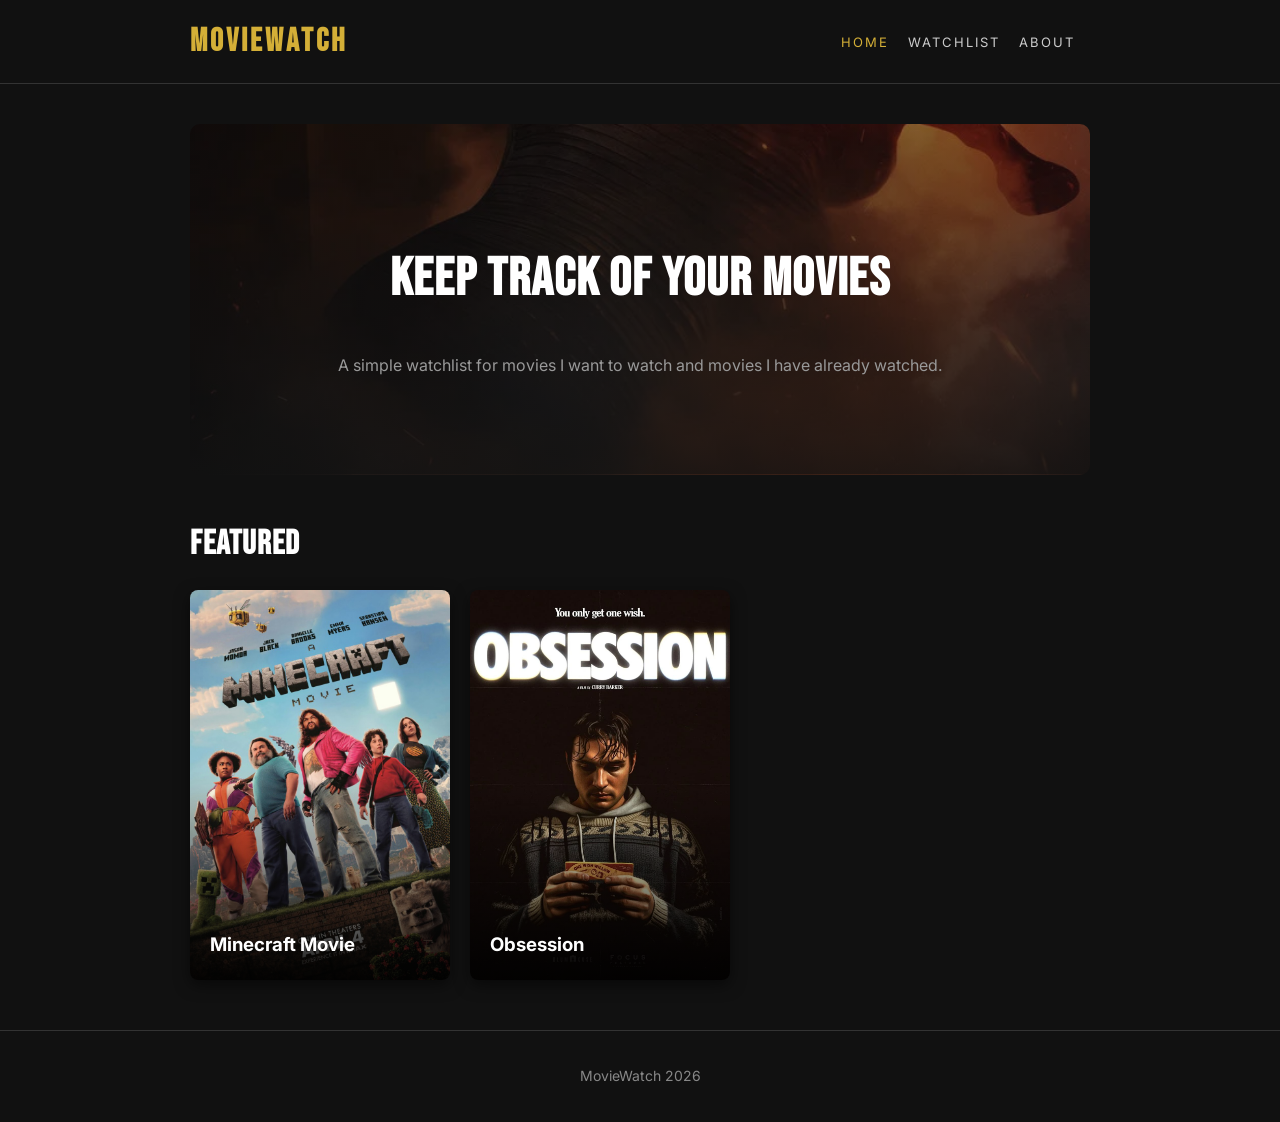
<file: index.html>
<!DOCTYPE html>
<html lang="en">
<head>
    <meta charset="UTF-8">
    <meta name="viewport" content="width=device-width, initial-scale=1">
    <title>MovieWatch</title>
    <link rel="stylesheet" href="https://fonts.googleapis.com/css2?family=Bebas+Neue&family=Inter:wght@400;700&display=swap">
    <link rel="stylesheet" href="style.css">
</head>
<body>
    <header>
        <div class="header-inner">
            <h1>MovieWatch</h1>
            <nav>
                <a href="index.html" class="active">Home</a>
                <a href="watchlist.html">Watchlist</a>
                <a href="about.html">About</a>
            </nav>
        </div>
    </header>

    <main>
        <section class="hero">
            <h2>Keep track of your movies</h2>
            <p>A simple watchlist for movies I want to watch and movies I have already watched.</p>
        </section>
        <section>
            <h2>Featured</h2>

            <div class="movie-list">
                <div class="movie-block minecraft">
                    <h3>Minecraft Movie</h3>
                </div>

                <div class="movie-block obsession">
                    <h3>Obsession</h3>
                </div>
            </div>
        </section>
    </main>

    <footer>
        <p>MovieWatch 2026</p>
    </footer>
</body>
</html>
</file>
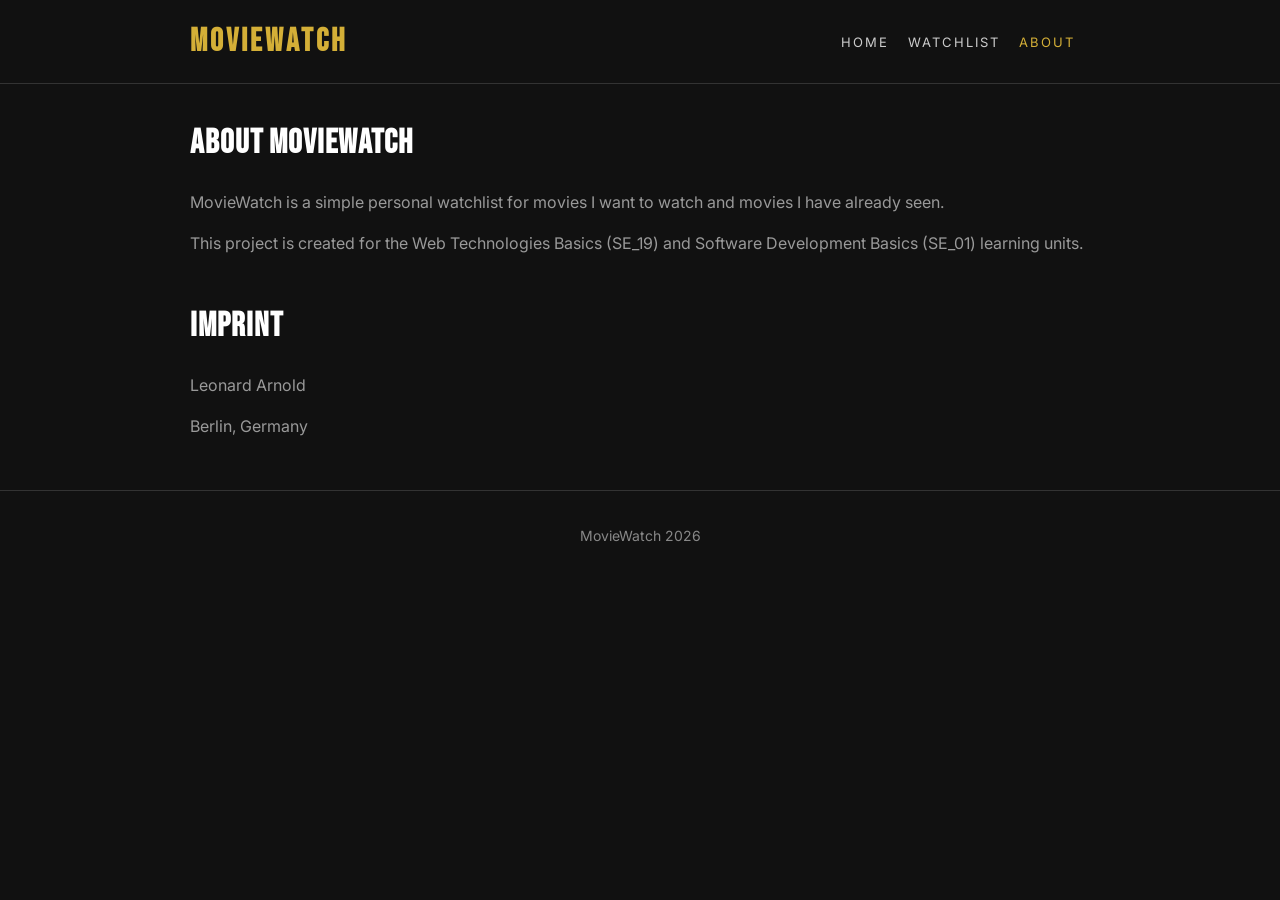
<file: about.html>
<!DOCTYPE html>
<html lang="en">
<head>
    <meta charset="UTF-8">
    <meta name="viewport" content="width=device-width, initial-scale=1">
    <title>About - MovieWatch</title>
    <link rel="stylesheet" href="https://fonts.googleapis.com/css2?family=Bebas+Neue&family=Inter:wght@400;700&display=swap">
    <link rel="stylesheet" href="style.css">
</head>
<body>
    <header>
        <div class="header-inner">
            <h1>MovieWatch</h1>
            <nav>
                <a href="index.html">Home</a>
                <a href="watchlist.html">Watchlist</a>
                <a href="about.html" class="active">About</a>
            </nav>
        </div>
    </header>
    <main>
        <section>
            <h2>About MovieWatch</h2>

            <p>
                MovieWatch is a simple personal watchlist for movies I want to watch
                and movies I have already seen.
            </p>

            <p>
                This project is created for the Web Technologies Basics (SE_19)
                and Software Development Basics (SE_01) learning units.
            </p>
        </section>

        <section>
            <h2>Imprint</h2>

            <p>Leonard Arnold</p>
            <p>Berlin, Germany</p>
        </section>
    </main>

    <footer>
        <p>MovieWatch 2026</p>
    </footer>

</body>
</html>
</file>
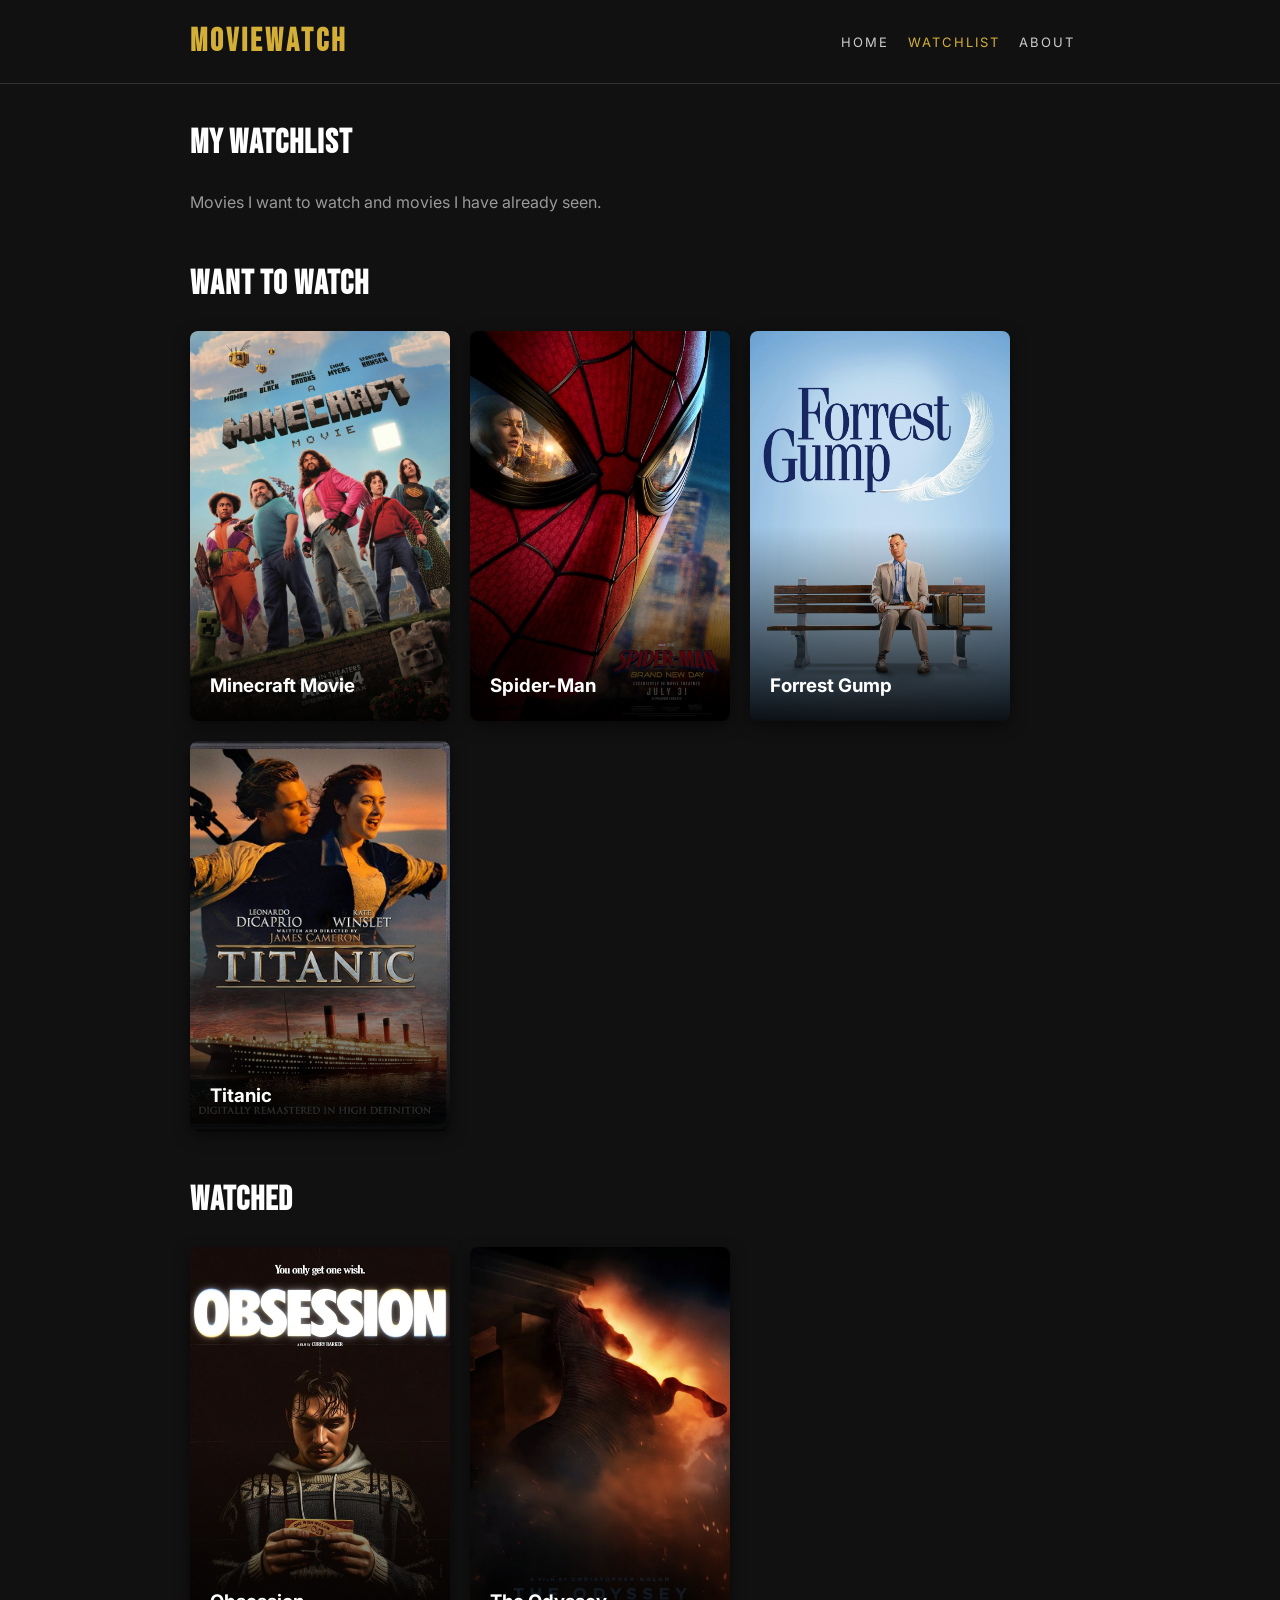
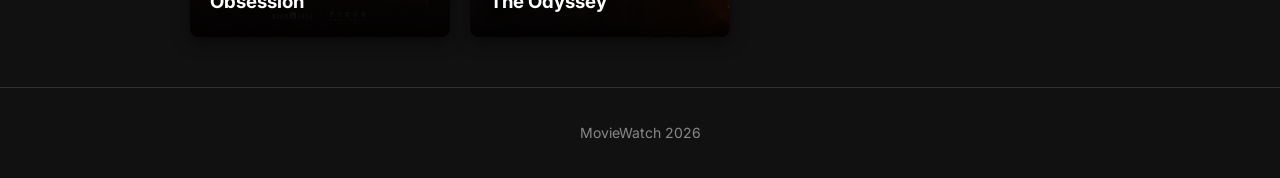
<file: watchlist.html>
<!DOCTYPE html>
<html lang="en">
<head>
    <meta charset="UTF-8">
    <meta name="viewport" content="width=device-width, initial-scale=1">
    <title>Watchlist - MovieWatch</title>
    <link rel="stylesheet" href="https://fonts.googleapis.com/css2?family=Bebas+Neue&family=Inter:wght@400;700&display=swap">
    <link rel="stylesheet" href="style.css">
</head>
<body>
    <header>
        <div class="header-inner">
            <h1>MovieWatch</h1>
            <nav>
                <a href="index.html">Home</a>
                <a href="watchlist.html" class="active">Watchlist</a>
                <a href="about.html">About</a>
            </nav>
        </div>
    </header>
    <main>
        <section>
            <h2>My Watchlist</h2>
            <p>Movies I want to watch and movies I have already seen.</p>
        </section>

        <section>
            <h2>Want to watch</h2>
            <div class="movie-list">
                <div class="movie-block minecraft">
                    <h3>Minecraft Movie</h3>
                </div>

                <div class="movie-block spiderman">
                    <h3>Spider-Man</h3>
                </div>

                <div class="movie-block forrest-gump">
                    <h3>Forrest Gump</h3>
                </div>

                <div class="movie-block titanic">
                    <h3>Titanic</h3>
                </div>
            </div>
        </section>

        <section>
            <h2>Watched</h2>
            <div class="movie-list">
                <div class="movie-block obsession">
                    <h3>Obsession</h3>
                </div>

                <div class="movie-block odyssey">
                    <h3>The Odyssey</h3>
                </div>
            </div>
        </section>
    </main>

    <footer>
        <p>MovieWatch 2026</p>
    </footer>
</body>
</html>
</file>
<file: style.css>
body {
    font-family: "Inter", Arial, sans-serif;
    margin: 0;
    padding: 0;
    background-color: #111111;
    color: white;
    line-height: 1.6;
}

header {
    background-color: #111111;
    border-bottom: 1px solid #333333;
    padding: 16px 20px;
}

.header-inner {
    max-width: 900px;
    margin: 0 auto;
    display: flex;
    justify-content: space-between;
    align-items: center;
}

header h1 {
    margin: 0;
    color: #d4af37;
    font-family: "Bebas Neue", Arial, sans-serif;
    font-size: 32px;
    letter-spacing: 3px;
}

nav a {
    margin-right: 15px;
    color: #cccccc;
    text-decoration: none;
    font-size: 13px;
    letter-spacing: 2px;
    text-transform: uppercase;
}

main {
    max-width: 900px;
    margin: 40px auto;
    padding: 0 20px;
}

main h2 {
    font-family: "Bebas Neue", Arial, sans-serif;
    font-size: 34px;
    letter-spacing: 1px;
    line-height: 1.1;
}

main p {
    color: #999999;
}

section {
    margin-bottom: 50px;
}

.hero {
    background-image:
        linear-gradient(to top, rgba(17, 17, 17, 0.9), rgba(17, 17, 17, 0.5)),
        url("images/odyssey.jpg");
    background-size: cover;
    background-position: center;
    border-radius: 10px;
    padding: 80px 40px;
    text-align: center;
}

.hero h2 {
    font-size: 54px;
}

footer {
    margin-top: 40px;
    padding: 20px;
    border-top: 1px solid #333333;
    text-align: center;
    color: #888888;
    font-size: 14px;
}

.movie-list {
    display: flex;
    gap: 20px;
    flex-wrap: wrap;
}

.movie-block {
    border-radius: 8px;
    padding: 20px;
    width: 220px;
    height: 350px;
    color: white;
    background-size: cover;
    background-position: center;
    display: flex;
    flex-direction: column;
    justify-content: flex-end;
    box-shadow: 0 5px 15px rgba(0, 0, 0, 0.5);
}

.movie-block h3 {
    margin: 0;
}

.minecraft {
    background-image:
        linear-gradient(to top, rgba(0, 0, 0, 0.9) 0%, rgba(0, 0, 0, 0) 50%),
        url("images/minecraft.jpg");
}

.spiderman {
    background-image:
        linear-gradient(to top, rgba(0, 0, 0, 0.9) 0%, rgba(0, 0, 0, 0) 50%),
        url("images/spiderman.jpg");
}

.forrest-gump {
    background-image:
        linear-gradient(to top, rgba(0, 0, 0, 0.9) 0%, rgba(0, 0, 0, 0) 50%),
        url("images/forrest-gump.jpg");
}

.titanic {
    background-image:
        linear-gradient(to top, rgba(0, 0, 0, 0.9) 0%, rgba(0, 0, 0, 0) 50%),
        url("images/titanic.jpg");
}

.obsession {
    background-image:
        linear-gradient(to top, rgba(0, 0, 0, 0.9) 0%, rgba(0, 0, 0, 0) 50%),
        url("images/obsession.jpg");
}

.odyssey {
    background-image:
        linear-gradient(to top, rgba(0, 0, 0, 0.9) 0%, rgba(0, 0, 0, 0) 50%),
        url("images/odyssey.jpg");
}

.active {
    color: #d4af37;
}

nav a:hover {
    color: #d4af37;
}

@media (max-width: 900px) {
    main {
        padding: 0 30px;
    }
}

@media (max-width: 550px) {
    main {
        padding: 0 15px;
    }

    .movie-list {
        flex-direction: column;
    }

    .movie-block {
        width: auto;
        height: 470px;
    }

    nav a {
        display: block;
        margin-bottom: 10px;
    }
}
</file>
